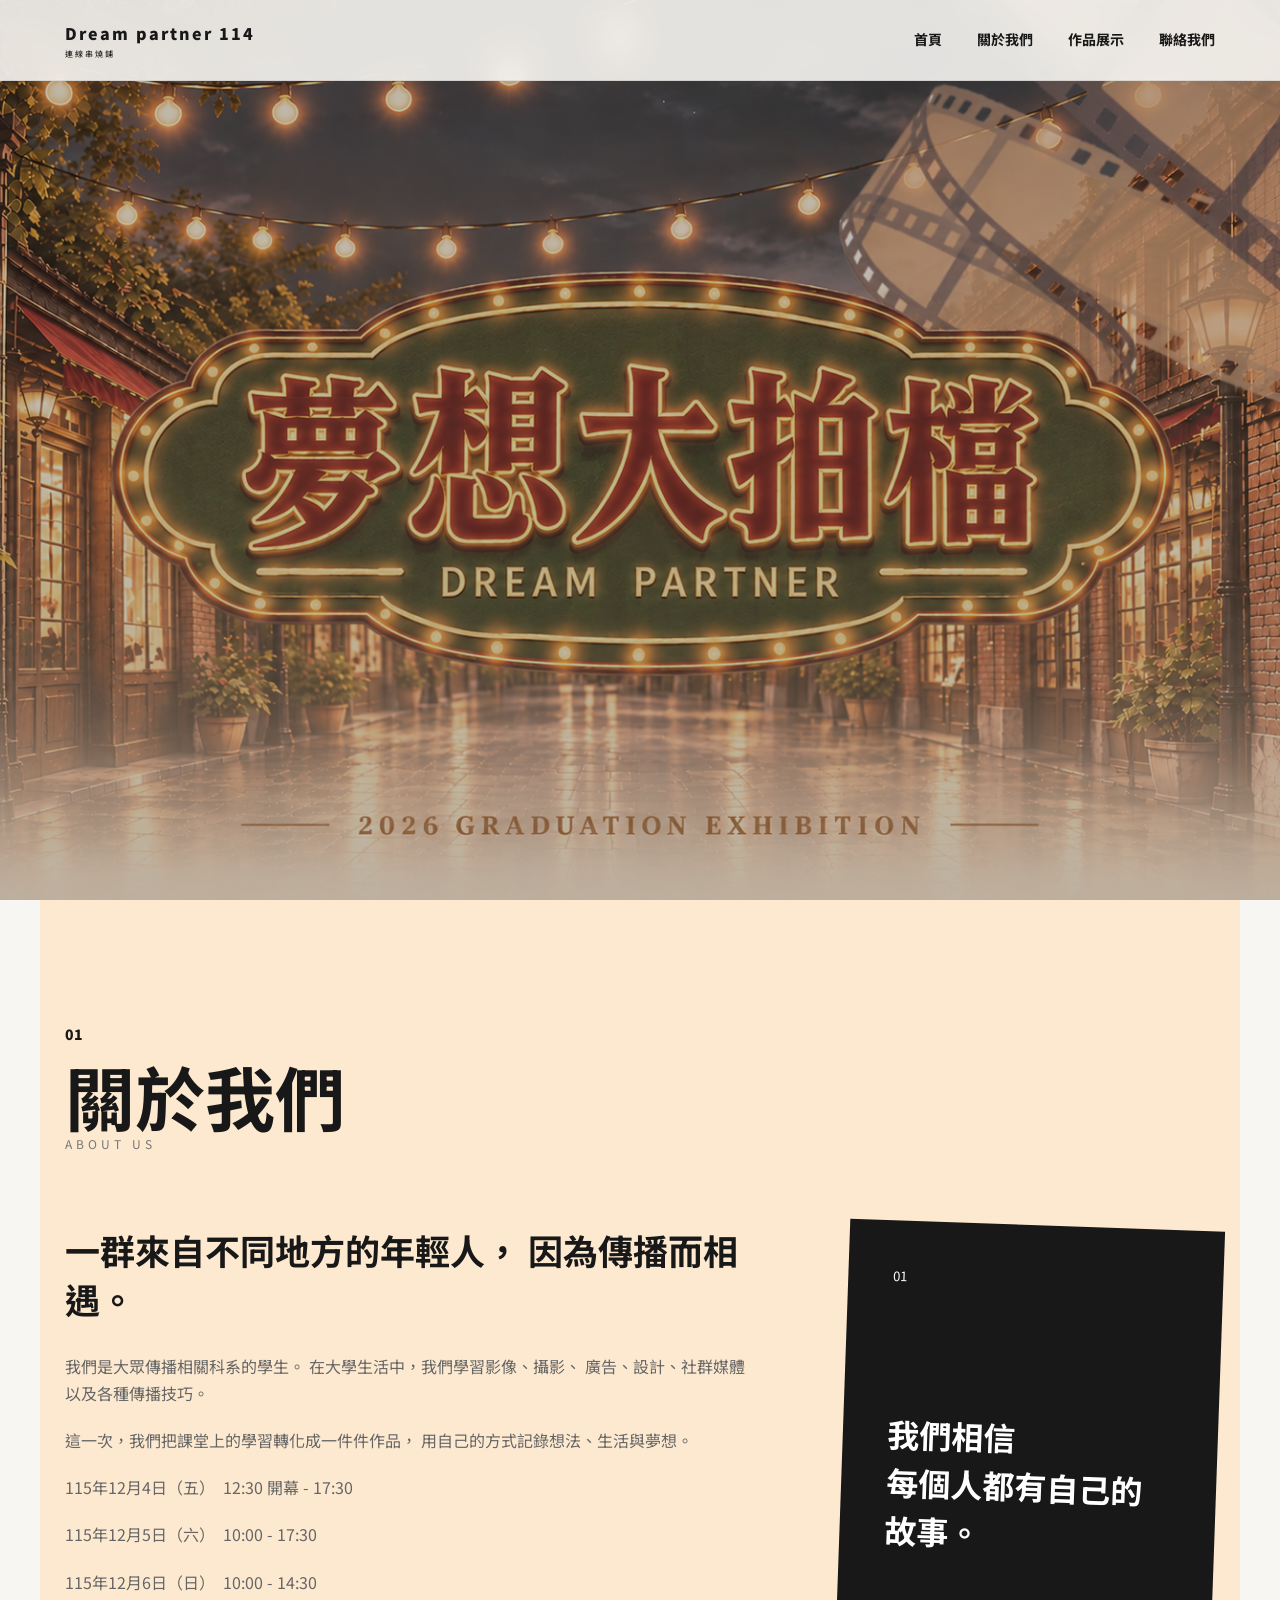
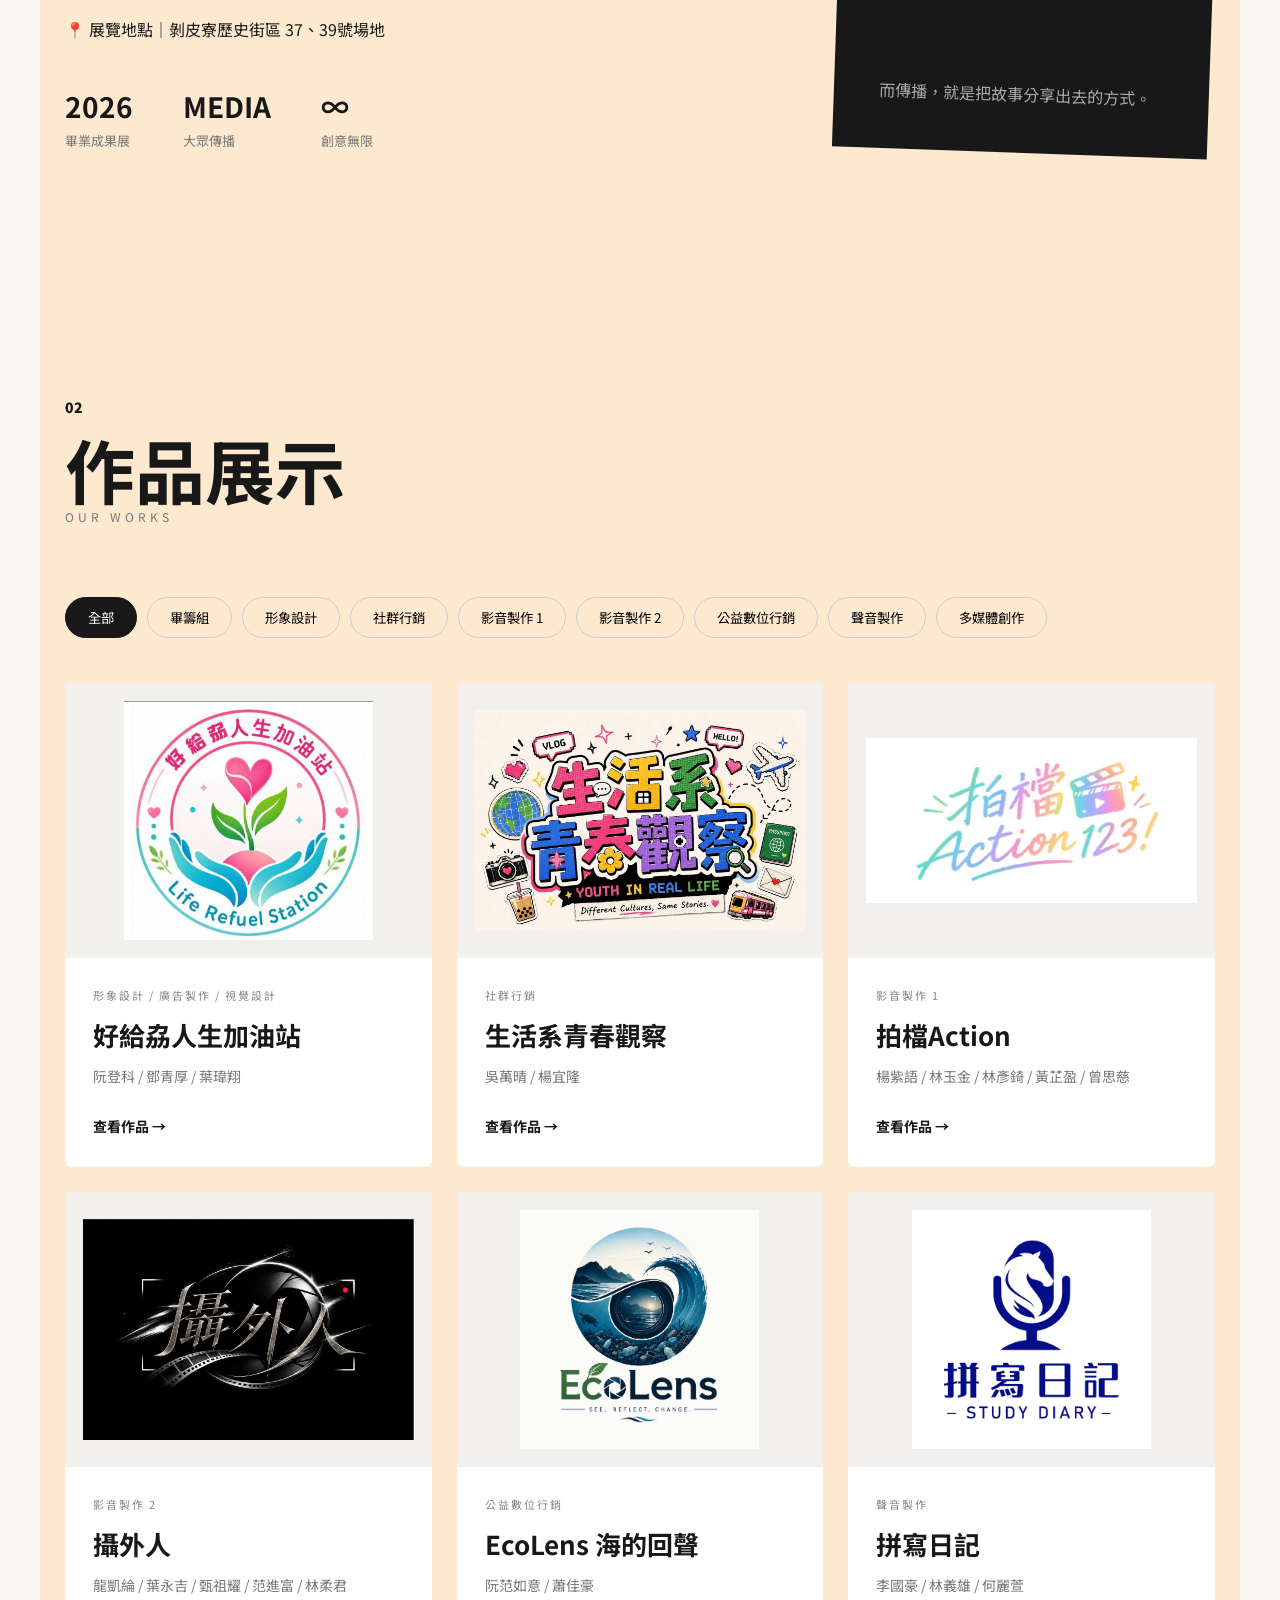
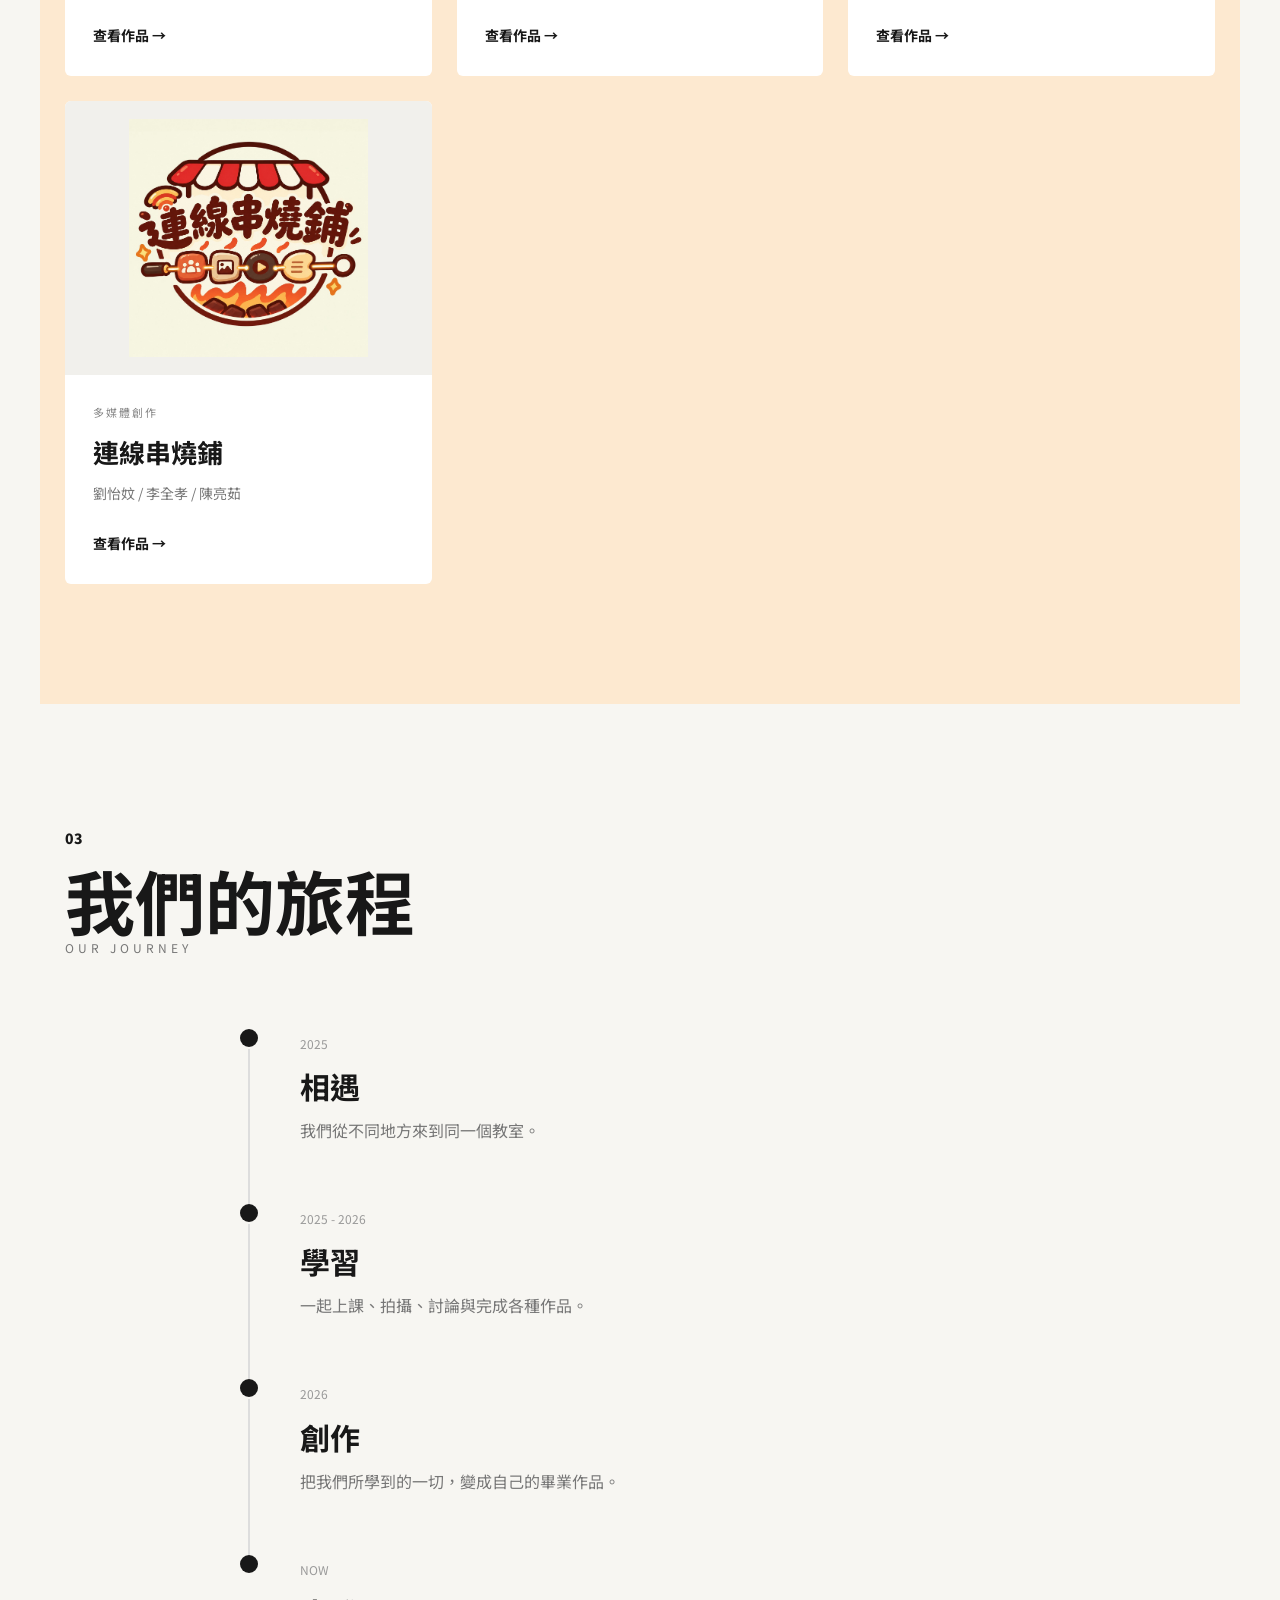
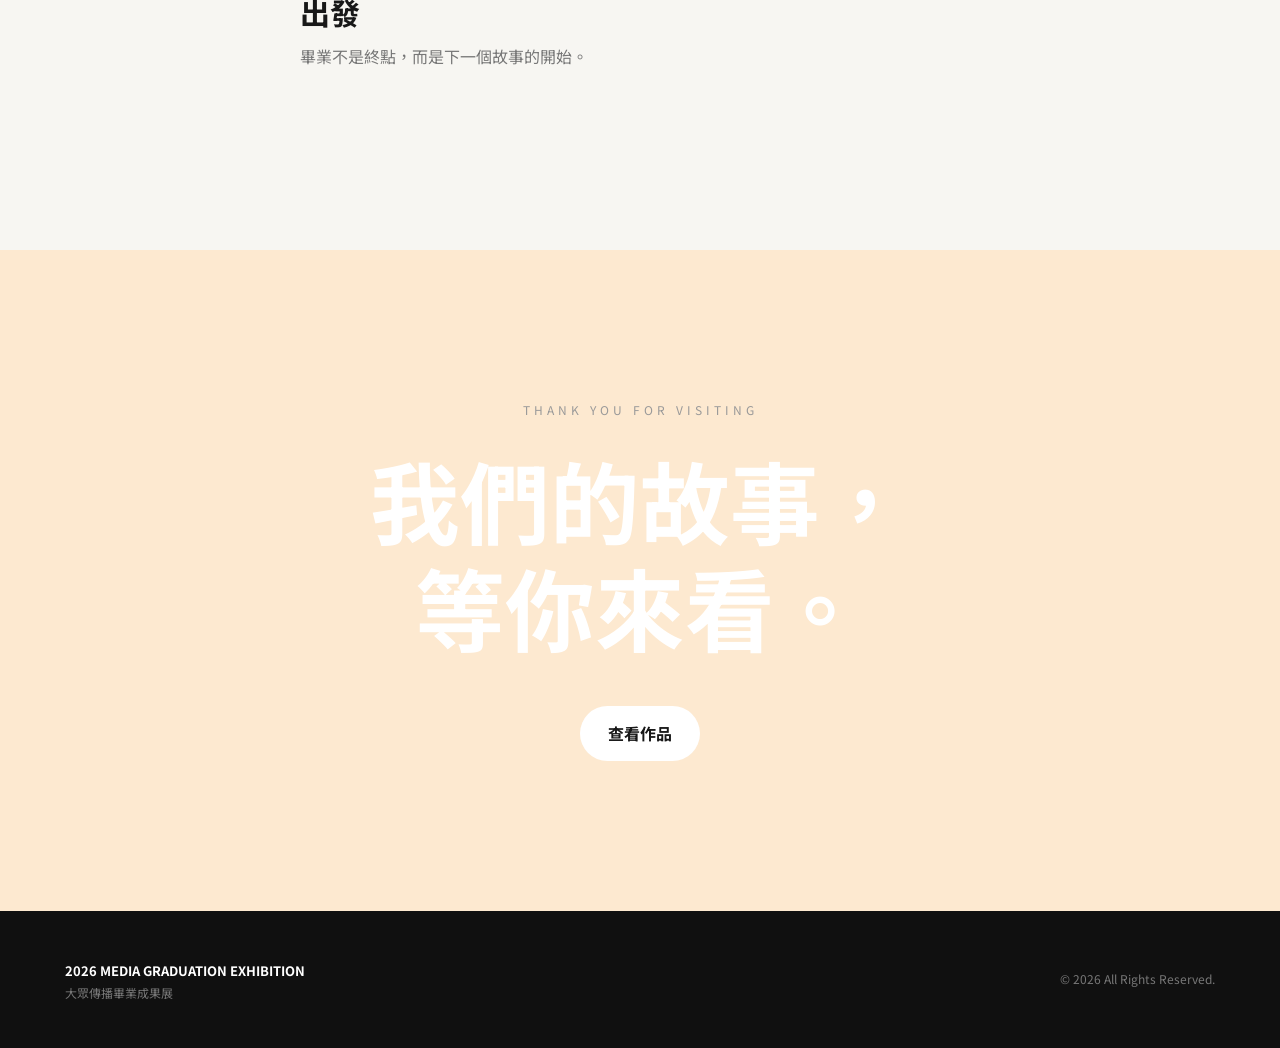
<file: index.html>
<!DOCTYPE html>
<html lang="zh-Hant">
<head>
    <meta charset="UTF-8">
    <meta name="viewport" content="width=device-width, initial-scale=1.0">

    <title>2026 畢業成果展｜大眾傳播</title>

    <link rel="stylesheet" href="style.css">

    <link rel="preconnect" href="https://fonts.googleapis.com">
    <link rel="preconnect" href="https://fonts.gstatic.com" crossorigin>
    <link href="https://fonts.googleapis.com/css2?family=Noto+Sans+TC:wght@400;500;700;900&display=swap" rel="stylesheet">
</head>

<body>

<!-- ================= HEADER ================= -->

<header class="header">
    <div class="nav-container">

        <div class="logo">
            <span class="logo-main">Dream partner 114</span>
            <span class="logo-sub">連線串燒鋪</span>
        </div>

        <nav class="nav">
            <a href="#home">首頁</a>
            <a href="#about">關於我們</a>
            <a href="#works">作品展示</a>
            <!-- <a href="#teams">團隊介紹</a> -->
            <a href="#contact">聯絡我們</a>
        </nav>

        <button class="menu-btn" id="menuBtn">
            ☰
        </button>

    </div>
</header>


<!-- ================= HERO ================= -->

<section class="hero" id="home">

    <div class="hero-content">

        <!-- <p class="hero-small">2026 GRADUATION EXHIBITION</p>

</a>
        <h1>
            夢想大拍檔<br>
            <span>Dream partner</span>
        </h1>

        <p class="hero-description">
            大眾傳播畢業成果展
            <br>
            用影像、文字與創意，記錄我們的大學時光。
        </p> -->

        <!-- <div class="hero-buttons">
            <a href="#works" class="btn primary">探索作品</a>
            <a href="#about" class="btn secondary">認識我們</a>
        </div> -->

    </div>

    <!-- <div class="hero-decoration">
        <div class="circle circle-1"></div>
        <div class="circle circle-2"></div>
        <div class="circle circle-3"></div>
    </div> -->

</section>


<!-- ================= ABOUT ================= -->

<section class="section about" id="about">

    <div class="section-title">
        <span>01</span>
        <h2>關於我們</h2>
        <p>ABOUT US</p>
    </div>

    <div class="about-grid">

        <div class="about-text">

            <h3>
                一群來自不同地方的年輕人，
                因為傳播而相遇。
            </h3>

            <p>
                我們是大眾傳播相關科系的學生。
                在大學生活中，我們學習影像、攝影、
                廣告、設計、社群媒體以及各種傳播技巧。
            </p>

            <p>
                這一次，我們把課堂上的學習轉化成一件件作品，
                用自己的方式記錄想法、生活與夢想。
                
            </p>
            <div class="event-schedule">
    <p>115年12月4日（五）　12:30 開幕 - 17:30</p>
    <p>115年12月5日（六）　10:00 - 17:30</p>
    <p>115年12月6日（日）　10:00 - 14:30</p>
</div>
            <!-- <p>
            115年12月4日（五） 12:30 開幕-17:30</p>
           <p> 115年12月5日（六） 10:00 - 17:30</p>
            <p>115年12月6日（日） 10:00 - 14:30
            </p> -->
<a href="https://maps.app.goo.gl/wUx9t1aSXcPmWmue7?g_st=il"
   target="_blank"
   class="map-link">
   📍 展覽地點｜剝皮寮歷史街區 37、39號場地 </a>
            <div class="info-list">

                <div>
                    <strong>2026</strong>
                    <span>畢業成果展</span>
                </div>

                <div>
                    <strong>MEDIA</strong>
                    <span>大眾傳播</span>
                </div>

                <div>
                    <strong>∞</strong>
                    <span>創意無限</span>
                
                </div>

            </div>

        </div>

        <div class="about-card">

            <div class="card-number">01</div>

            <h3>
                我們相信<br>
                每個人都有自己的故事。
            </h3>

            <p>
                而傳播，就是把故事分享出去的方式。
            </p>

        </div>

    </div>

</section>


<!-- ================= WORKS ================= -->

<section class="section works" id="works">

    <div class="section-title">
        <span>02</span>
        <h2>作品展示</h2>
        <p>OUR WORKS</p>
    </div>


    <!-- Filter -->

    <div class="filter-buttons">

        <button class="filter active" data-filter="all">
            全部
        </button>

        <button class="filter" data-filter="group">
            畢籌組
        </button>

        <button class="filter" data-filter="design">
            形象設計
        </button>

        <button class="filter" data-filter="social">
            社群行銷
        </button>

        <button class="filter" data-filter="video1">
            影音製作 1
        </button>

        <button class="filter" data-filter="video2">
            影音製作 2
        </button>

        <button class="filter" data-filter="public">
            公益數位行銷
        </button>

        <button class="filter" data-filter="audio">
            聲音製作
        </button>

        <button class="filter" data-filter="multimedia">
            多媒體創作
        </button>

    </div>


    <!-- Work Cards -->
    <div class="works-grid">

        <!-- GROUP 01 -->
        <!-- <article class="work-card" data-category="group">
            <div class="work-image">
                <img src="images/work01.jpg" alt="畢展整合行銷">
                <div class="work-number">01</div>
            </div>
            <div class="work-content">
                <span class="category">畢籌組</span>
                <h3>畢展整合行銷</h3>
                <p>陳宇涵 / 尹忠偉 / 陳玥伶</p>
                <a class="more-btn" href="lrs.html">查看作品 →</a>

            </div>
        </article> -->

        <!-- GROUP 02 -->
        <article class="work-card" data-category="design">
            <div class="work-image">
                <img src="images/work02.jpg" alt="好給劦人生加油站">
                <div class="work-number"></div>
            </div>
            <div class="work-content">
                <span class="category">形象設計 / 廣告製作 / 視覺設計</span>
                <h3>好給劦人生加油站</h3>
                <p>阮登科 / 鄧青厚 / 葉瑋翔</p>
                <a class="more-btn" href="n2.html">查看作品 →</a>
            </div>
        </article>

        <!-- GROUP 03 -->
        <article class="work-card" data-category="social">
            <div class="work-image">
                <img src="images/work05.jpg" alt="生活系青春觀察">
                <div class="work-number"></div>
            </div>
            <div class="work-content">
                <span class="category">社群行銷</span>
                <h3>生活系青春觀察</h3>
                <p>吳萬晴 / 楊宜隆</p>
                <a class="more-btn" href="n3.html">查看作品 →</a>
            </div>
        </article>

        <!-- GROUP 04 -->
        <article class="work-card" data-category="video1">
            <div class="work-image">
                <img src="images/work06.jpg" alt="拍檔Action">
                <div class="work-number"></div>
            </div>
            <div class="work-content">
                <span class="category">影音製作 1</span>
                <h3>拍檔Action</h3>
                <p>楊紫語 / 林玉金 / 林彥錡 / 黃芷盈 / 曾思慈</p>
                <a class="more-btn" href="n4.html">查看作品 →</a>
                <button class="more-btn"
                    onclick="showWork('拍檔Action', '影音製作 1', '這是第四組的畢業作品介紹。')">
                </button>
            </div>
        </article>

        <!-- GROUP 05 -->
        <article class="work-card" data-category="video2">
            <div class="work-image">
                <img src="images/work09.jpg" alt="攝外人">
                <div class="work-number"></div>
            </div>
            <div class="work-content">
                <span class="category">影音製作 2</span>
                <h3>攝外人</h3>
                <p>龍凱綸 / 葉永吉 / 甄祖耀 / 范進富 / 林柔君</p>
                 <a class="more-btn" href="n4.html">查看作品 →</a>
                <button class="more-btn"
                    onclick="showWork('攝外人', '影音製作 2', '這是第五組的畢業作品介紹。')">
                </button>
            </div>
        </article>

        <!-- GROUP 06 -->
        <article class="work-card" data-category="public">
            <div class="work-image">
                <img src="images/word10.jpg" alt="EcoLens 海的回聲">
                <div class="work-number"></div>
            </div>
            <div class="work-content">
                <span class="category">公益數位行銷</span>
                <h3>EcoLens 海的回聲</h3>
                <p>阮范如意 / 蕭佳豪</p>
                <a class="more-btn" href="n5.html">查看作品 →</a>
                <button class="more-btn"
                    onclick="showWork('EcoLens 海的回聲', '公益數位行銷', '這是第六組的畢業作品介紹。')">
                </button>
            </div>
        </article>

        <!-- GROUP 07 -->
        <article class="work-card" data-category="audio">
            <div class="work-image">
                <img src="images/work07.jpg" alt="拼寫日記">
                <div class="work-number"></div>
            </div>
            <div class="work-content">
                <span class="category">聲音製作</span>
                <h3>拼寫日記</h3>
                <p>李國豪 / 林義雄 / 何麗萱</p>
                <a class="more-btn" href="n6.html">查看作品 →</a>
                <button class="more-btn"
                    onclick="showWork('拼寫日記', '聲音製作', '這是第七組的畢業作品介紹。')">
                </button>
            </div>
        </article>

        <!-- GROUP 08 -->
        <article class="work-card" data-category="multimedia">
            <div class="work-image">
                <img src="images/work03.jpg" alt="連線串燒鋪">
                <div class="work-number"></div>
            </div>
            <div class="work-content">
                <span class="category">多媒體創作</span>
                <h3>連線串燒鋪</h3>
                <p>劉怡妏 / 李全孝 / 陳亮茹</p>
                <a class="more-btn" href="n7.html">查看作品 →</a>
                <button class="more-btn"
                    onclick="showWork('連線串燒鋪', '多媒體創作', '這是第八組的畢業作品介紹。')">
                </button>
            </div>
        </article>

    </div>

</section>


<!-- ================= TEAMS ================= -->

<!-- <section class="section teams" id="teams">

    <div class="section-title">
        <span>03</span>
        <h2>團隊介紹</h2>
        <p>OUR TEAMS</p>
    </div>


    <div class="teams-grid">


        <div class="team-card">

            <div class="team-avatar">
                A
            </div>

            <h3>
                Team A
            </h3>

            <p>
                影像創作組
            </p>

            <div class="members">
                成員：李全孝、鄧青厚、阮范如意
            </div>

        </div>


        <div class="team-card">

            <div class="team-avatar">
                B
            </div>

            <h3>
                Team B
            </h3>

            <p>
                視覺設計組
            </p>

            <div class="members">
                成員：同學 A、同學 B、同學 C
            </div>

        </div>


        <div class="team-card">

            <div class="team-avatar">
                C
            </div>

            <h3>
                Team C
            </h3>

            <p>
                社群企劃組
            </p>

            <div class="members">
                成員：同學 D、同學 E、同學 F
            </div>

        </div>


        <div class="team-card">

            <div class="team-avatar">
                D
            </div>

            <h3>
                Team D
            </h3>

            <p>
                攝影創作組
            </p>

            <div class="members">
                成員：同學 G、同學 H、同學 I
            </div>

        </div>

    </div>
     <div class="teams-grid">


        <div class="team-card">

            <div class="team-avatar">
                A
            </div>

            <h3>
                Team A
            </h3>

            <p>
                影像創作組
            </p>

            <div class="members">
                成員：李全孝、鄧青厚、阮范如意
            </div>

        </div>


        <div class="team-card">

            <div class="team-avatar">
                B
            </div>

            <h3>
                Team B
            </h3>

            <p>
                視覺設計組
            </p>

            <div class="members">
                成員：同學 A、同學 B、同學 C
            </div>

        </div>


        <div class="team-card">

            <div class="team-avatar">
                C
            </div>

            <h3>
                Team C
            </h3>

            <p>
                社群企劃組
            </p>

            <div class="members">
                成員：同學 D、同學 E、同學 F
            </div>

        </div>


        <div class="team-card">

            <div class="team-avatar">
                D
            </div>

            <h3>
                Team D
            </h3>

            <p>
                攝影創作組
            </p>

            <div class="members">
                成員：同學 G、同學 H、同學 I
            </div>

        </div>

    </div>


</section>
 -->

<!-- ================= TIMELINE ================= -->

<section class="section timeline-section">

    <div class="section-title">
        <span>03</span>
        <h2>我們的旅程</h2>
        <p>OUR JOURNEY</p>
    </div>


    <div class="timeline">

        <div class="timeline-item">

            <div class="timeline-dot"></div>

            <div class="timeline-content">

                <span>2025</span>

                <h3>
                    相遇
                </h3>

                <p>
                    我們從不同地方來到同一個教室。
                </p>

            </div>

        </div>


        <div class="timeline-item">

            <div class="timeline-dot"></div>

            <div class="timeline-content">

                <span>2025 - 2026</span>

                <h3>
                    學習
                </h3>

                <p>
                    一起上課、拍攝、討論與完成各種作品。
                </p>

            </div>

        </div>


        <div class="timeline-item">

            <div class="timeline-dot"></div>

            <div class="timeline-content">

                <span>2026</span>

                <h3>
                    創作
                </h3>

                <p>
                    把我們所學到的一切，變成自己的畢業作品。
                </p>

            </div>

        </div>


        <div class="timeline-item">

            <div class="timeline-dot"></div>

            <div class="timeline-content">

                <span>NOW</span>

                <h3>
                    出發
                </h3>

                <p>
                    畢業不是終點，而是下一個故事的開始。
                </p>

            </div>

        </div>

    </div>

</section>


<!-- ================= CONTACT ================= -->

<section class="contact" id="contact">

    <div class="contact-content">

        <p>
            THANK YOU FOR VISITING
        </p>

        <h2>
            我們的故事，<br>
            等你來看。
        </h2>

        <a href="#works" class="btn white">
            查看作品
        </a>

    </div>

</section>


<!-- ================= FOOTER ================= -->

<footer class="footer">

    <div>

        <strong>
            2026 MEDIA GRADUATION EXHIBITION
        </strong>

        <p>
            大眾傳播畢業成果展
        </p>

    </div>

    <div>
        <p>
            © 2026 All Rights Reserved.
        </p>
    </div>

</footer>


<!-- ================= MODAL ================= -->

<div class="modal" id="workModal">

    <div class="modal-box">

        <button class="close-modal" onclick="closeWork()">
            ×
        </button>

        <span id="modalCategory">
            類別
        </span>

        <h2 id="modalTitle">
            作品名稱
        </h2>

        <p id="modalDescription">
            作品介紹
        </p>

        <div class="modal-placeholder">
            作品圖片 / 影片可以放在這裡
        </div>

    </div>

</div>


<script src="script.js"></script>

</body>
</html>
</file>
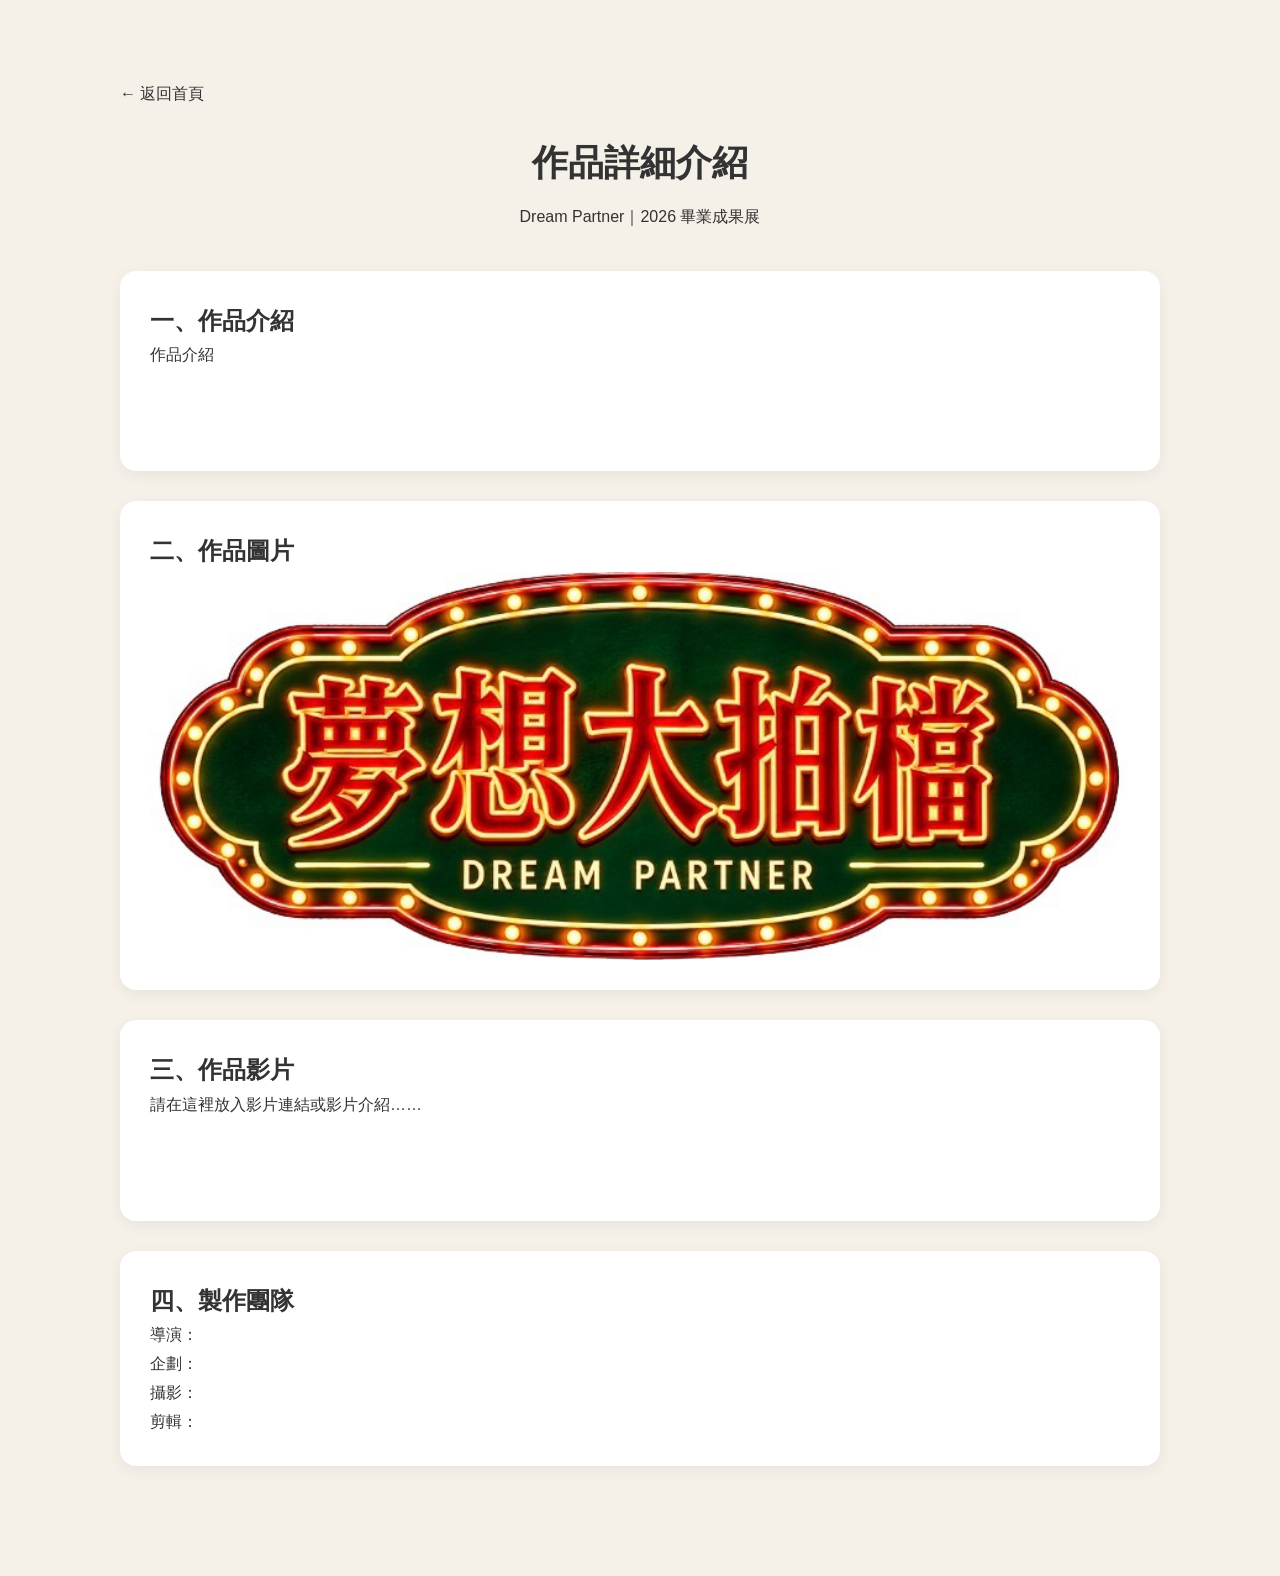
<file: lrs.html>
<!DOCTYPE html>
<html lang="zh-Hant">
<head>
    <meta charset="UTF-8">
    <meta name="viewport" content="width=device-width, initial-scale=1.0">
    <title>作品詳細介紹｜夢想大拍檔</title>

    <link rel="stylesheet" href="style.css">

    <style>
        body {
            margin: 0;
            font-family: Arial, sans-serif;
            background-color: #F5F0E8;
            color: #333;
        }

        .作品頁 {
            max-width: 1100px;
            margin: 50px auto;
            padding: 30px;
        }

        .返回按鈕 {
            display: inline-block;
            margin-bottom: 25px;
            text-decoration: none;
            color: #333;
        }

        .作品標題 {
            text-align: center;
            margin-bottom: 40px;
        }

        .作品標題 h1 {
            font-size: 36px;
            margin-bottom: 10px;
        }

        .內容框 {
            background: white;
            padding: 30px;
            margin-bottom: 30px;
            border-radius: 16px;
            box-shadow: 0 4px 15px rgba(0,0,0,0.06);
        }

        .圖片框 {
            width: 100%;
            min-height: 250px;
            background: #EAE5DC;
            border-radius: 12px;
            display: flex;
            justify-content: center;
            align-items: center;
            overflow: hidden;
        }

        .圖片框 img {
            width: 100%;
            height: auto;
            display: block;
        }

        .文字框 {
            min-height: 100px;
            line-height: 1.8;
        }

        @media (max-width: 600px) {
            .作品頁 {
                padding: 18px;
                margin: 20px auto;
            }

            .內容框 {
                padding: 18px;
            }
        }
    </style>
</head>

<body>

    <main class="作品頁">

        <!-- 返回首頁 -->
        <a class="返回按鈕" href="index.html">
            ← 返回首頁
        </a>

        <!-- 作品標題 -->
        <header class="作品標題">
            <h1>作品詳細介紹</h1>
            <p>Dream Partner｜2026 畢業成果展</p>
        </header>

        <!-- 區塊一：作品介紹 -->
        <section class="內容框">
            <h2>一、作品介紹</h2>

            <div class="文字框">
                <p>作品介紹</p>
            </div>
        </section>

        <!-- 區塊二：作品圖片 -->
        <section class="內容框">
            <h2>二、作品圖片</h2>

            <div class="圖片框">
                <!-- 將圖片放進 images 資料夾後，修改圖片路徑 -->
                <img src="images/work01.jpg"
                     alt="作品圖片">
            </div>
        </section>

        <!-- 區塊三：作品影片 -->
        <section class="內容框">
            <h2>三、作品影片</h2>

            <div class="文字框">
                <p>請在這裡放入影片連結或影片介紹……</p>
            </div>
        </section>

        <!-- 區塊四：製作團隊 -->
        <section class="內容框">
            <h2>四、製作團隊</h2>

            <div class="文字框">
                <p>導演：</p>
                <p>企劃：</p>
                <p>攝影：</p>
                <p>剪輯：</p>
            </div>
        </section>

    </main>

</body>
</html>
</file>
<file: style.css>
/* =========================
   BASIC
========================= */

* {
    margin: 0;
    padding: 0;
    box-sizing: border-box;
}

html {
    scroll-behavior: smooth;
}

body {
    font-family: "Noto Sans TC", sans-serif;
    background: #f7f6f2;
    color: #181818;
    line-height: 1.7;
}

a {
    text-decoration: none;
    color: inherit;
}

button {
    font-family: inherit;
}


/* =========================
   HEADER
========================= */

.header {
    position: fixed;
    width: 100%;
    top: 0;
    left: 0;
    z-index: 1000;
    background: rgba(247, 246, 242, 0.9);
    backdrop-filter: blur(15px);
    border-bottom: 1px solid rgba(0,0,0,0.08);
}

.nav-container {
    max-width: 1200px;
    height: 80px;
    margin: auto;

    display: flex;
    align-items: center;
    justify-content: space-between;

    padding: 0 25px;
}

.logo {
    display: flex;
    flex-direction: column;
}

.logo-main {
    font-size: 22x;
    font-weight: 900;
    letter-spacing: 2px;
}

.logo-sub {
    font-size: 8px;
    letter-spacing: 2px;
}

.nav {
    display: flex;
    gap: 35px;
}

.nav a {
    font-size: 14px;
    font-weight: 700;
    transition: 0.3s;
}

.nav a:hover {
    opacity: 0.5;
}

.menu-btn {
    display: none;
    border: none;
    background: none;
    font-size: 28px;
    cursor: pointer;
}


/* =========================
   HERO
========================= */

.hero {
    min-height: 100vh;
    position: relative;
    overflow: hidden;

    display: flex;
    align-items: center;

    padding: 120px 8%;
    background: #e9e7df;
}

.hero-content {
    position: relative;
    z-index: 2;
    max-width: 800px;
}

.hero-small {
    font-size: 13px;
    letter-spacing: 4px;
    font-weight: 700;
    margin-bottom: 25px;
}

.hero h1 {
    font-size: clamp(55px, 8vw, 110px);
    line-height: 1.05;
    font-weight: 900;
    letter-spacing: -4px;
}

.hero h1 span {
    -webkit-text-stroke: 2px #181818;
    color: transparent;
}

.hero-description {
    margin-top: 35px;
    font-size: 17px;
    color: #555;
}

.hero-buttons {
    display: flex;
    gap: 15px;
    margin-top: 40px;
}

.btn {
    display: inline-block;
    padding: 14px 28px;
    border-radius: 50px;
    font-weight: 700;
    transition: 0.3s;
}

.btn:hover {
    transform: translateY(-3px);
}

.primary {
    background: #181818;
    color: white;
}

.secondary {
    border: 1px solid #181818;
}

.white {
    background: white;
    color: #181818;
}

.hero-decoration {
    position: absolute;
    right: 5%;
    top: 15%;
    width: 500px;
    height: 500px;
}

.circle {
    position: absolute;
    border-radius: 50%;
}

.circle-1 {
    width: 350px;
    height: 350px;
    background: #d5d1c5;
    right: 0;
    top: 40px;
}

.circle-2 {
    width: 220px;
    height: 220px;
    background: #b8b4a8;
    right: 150px;
    top: 200px;
}

.circle-3 {
    width: 80px;
    height: 80px;
    background: #181818;
    right: 100px;
    top: 100px;
}


/* =========================
   SECTION
========================= */

.section {
    max-width: 1200px;
    margin: auto;
    padding: 120px 25px;
}

.section-title {
    margin-bottom: 70px;
}

.section-title span {
    font-size: 14px;
    font-weight: 900;
}

.section-title h2 {
    font-size: clamp(40px, 6vw, 70px);
    line-height: 1.1;
    margin-top: 10px;
}

.section-title p {
    letter-spacing: 4px;
    font-size: 12px;
    color: #777;
}


/* =========================
   ABOUT
========================= */

.about-grid {
    display: grid;
    grid-template-columns: 1.3fr 0.7fr;
    gap: 80px;
}

.about-text h3 {
    font-size: 35px;
    line-height: 1.4;
    margin-bottom: 30px;
}

.about-text p {
    color: #666;
    margin-bottom: 20px;
}

.info-list {
    display: flex;
    gap: 50px;
    margin-top: 40px;
}

.info-list div {
    display: flex;
    flex-direction: column;
}

.info-list strong {
    font-size: 28px;
}

.info-list span {
    font-size: 13px;
    color: #777;
}

.about-card {
    min-height: 400px;
    background: #181818;
    color: white;
    padding: 45px;

    display: flex;
    flex-direction: column;
    justify-content: space-between;

    transform: rotate(2deg);
}

.card-number {
    font-size: 13px;
}

.about-card h3 {
    font-size: 32px;
    line-height: 1.5;
}

.about-card p {
    color: #aaa;
}


/* =========================
   WORKS
========================= */

.works {
    background: #f7f6f2;
}

.filter-buttons {
    display: flex;
    flex-wrap: wrap;
    gap: 10px;
    margin-bottom: 45px;
}

.filter {
    border: 1px solid #ccc;
    background: transparent;

    padding: 10px 22px;

    border-radius: 50px;
    cursor: pointer;

    transition: 0.3s;
}

.filter:hover,
.filter.active {
    background: #181818;
    color: white;
    border-color: #181818;
}

.works-grid {
    display: grid;
    grid-template-columns: repeat(3, 1fr);
    gap: 25px;
}

.work-card {
    background: white;
    overflow: hidden;
    border-radius: 6px;

    display: flex;
    flex-direction: column;

    transition: 0.4s;
}

.work-card:hover {
    transform: translateY(-8px);
}

.work-image {
    width: 100%;
    aspect-ratio: 4 / 3;
    position: relative;
    overflow: hidden;
    background: #f1f0ec;

    display: flex;
    justify-content: center;
    align-items: center;
}

.work-image img {
    width: 100%;
    height: 100%;
    object-fit: contain;
    object-position: center;
    padding: 18px;
    display: block;
}

.image-1 {
    background: #d8d1c4;
}

.image-2 {
    background: #bcb8ad;
}

.image-3 {
    background: #d0d0cc;
}

.image-4 {
    background: #aaa89f;
}

.image-5 {
    background: #c9c4b9;
}

.image-6 {
    background: #dedbd3;
}

.work-number {
    position: absolute;
    top: 16px;
    left: 16px;
    z-index: 2;

    font-size: 13px;
    font-weight: 900;
}

.work-icon {
    font-size: 60px;
    opacity: 0.3;
}

.work-content {
    padding: 28px;

    display: flex;
    flex-direction: column;
    flex: 1;
}

.category {
    font-size: 11px;
    letter-spacing: 2px;
    color: #888;
}

.work-content h3 {
    font-size: 26px;
    margin: 8px 0;
}

.work-content p {
    color: #777;
    font-size: 14px;
    min-height: 50px;
}

.more-btn {
    margin-top: auto;
    padding: 0;
    align-self: flex-start;

    border: none;
    background: none;
    color: inherit;
    font-family: inherit;
    font-size: 14px;
    text-decoration: none;

    font-weight: 700;
    cursor: pointer;
}


/* =========================
   TEAMS
========================= */

.teams {
    background: #181818;
    color: white;
    max-width: none;
    padding-left: max(25px, calc((100% - 1150px) / 2));
    padding-right: max(25px, calc((100% - 1150px) / 2));
}

.teams .section-title p {
    color: #888;
}

.teams-grid {
    display: grid;
    grid-template-columns: repeat(4, 1fr);
    gap: 20px;
}

.team-card {
    border: 1px solid #333;
    padding: 35px;

    transition: 0.3s;
}

.team-card:hover {
    background: #252525;
    transform: translateY(-5px);
}

.team-avatar {
    width: 70px;
    height: 70px;

    border-radius: 50%;

    display: flex;
    justify-content: center;
    align-items: center;

    background: white;
    color: #181818;

    font-size: 25px;
    font-weight: 900;

    margin-bottom: 30px;
}

.team-card h3 {
    font-size: 24px;
}

.team-card p {
    color: #aaa;
}

.members {
    font-size: 12px;
    color: #777;
    margin-top: 25px;
}


/* =========================
   TIMELINE
========================= */

.timeline {
    max-width: 800px;
    margin: auto;
}

.timeline-item {
    display: grid;
    grid-template-columns: 30px 1fr;
    gap: 30px;

    position: relative;
    padding-bottom: 60px;
}

.timeline-item:not(:last-child)::after {
    content: "";

    position: absolute;

    left: 8px;
    top: 20px;
    bottom: 0;

    width: 2px;

    background: #ddd;
}

.timeline-dot {
    width: 18px;
    height: 18px;

    background: #181818;
    border-radius: 50%;

    position: relative;
    z-index: 2;
}

.timeline-content span {
    font-size: 12px;
    color: #999;
}

.timeline-content h3 {
    font-size: 30px;
    margin: 5px 0;
}

.timeline-content p {
    color: #777;
}


/* =========================
   CONTACT
========================= */

.contact {
    background: #181818;
    color: white;
    padding: 150px 25px;

    text-align: center;
}

.contact-content > p {
    font-size: 12px;
    letter-spacing: 4px;
    color: #999;
}

.contact h2 {
    font-size: clamp(45px, 7vw, 90px);
    line-height: 1.2;
    margin: 25px 0 45px;
}


/* =========================
   FOOTER
========================= */

.footer {
    background: #101010;
    color: white;

    padding: 45px max(25px, calc((100% - 1150px) / 2));

    display: flex;
    justify-content: space-between;
    align-items: center;
}

.footer strong {
    font-size: 13px;
}

.footer p {
    color: #777;
    font-size: 12px;
}


/* =========================
   MODAL
========================= */

.modal {
    display: none;

    position: fixed;
    inset: 0;

    background: rgba(0,0,0,0.7);

    z-index: 2000;

    justify-content: center;
    align-items: center;

    padding: 25px;
}

.modal.show {
    display: flex;
}

.modal-box {
    background: white;

    width: min(700px, 100%);

    padding: 50px;

    position: relative;
}

.close-modal {
    position: absolute;
    top: 15px;
    right: 20px;

    border: none;
    background: none;

    font-size: 35px;

    cursor: pointer;
}

#modalCategory {
    font-size: 12px;
    letter-spacing: 2px;
    color: #777;
}

#modalTitle {
    font-size: 40px;
    margin: 10px 0;
}

#modalDescription {
    color: #666;
}

.modal-placeholder {
    margin-top: 30px;

    height: 220px;

    background: #eee;

    display: flex;
    align-items: center;
    justify-content: center;

    color: #999;
}


/* =========================
   RESPONSIVE
========================= */

@media (max-width: 900px) {

    .nav {
        display: none;

        position: absolute;

        top: 80px;
        left: 0;

        width: 100%;

        background: #f1f1ee;

        flex-direction: column;

        padding: 25px;

        gap: 20px;
    }

    .nav.active {
        display: flex;
    }

    .menu-btn {
        display: block;
    }

    .hero-decoration {
        opacity: 0.4;
        right: -150px;
    }

    .about-grid {
        grid-template-columns: 1fr;
    }

    .works-grid {
        grid-template-columns: repeat(2, 1fr);
    }

    .teams-grid {
        grid-template-columns: repeat(2, 1fr);
    }

}


@media (max-width: 600px) {

    .hero {
        padding: 120px 25px;
    }

    .hero h1 {
        font-size: 55px;
    }

    .hero-decoration {
        display: none;
    }

    .section {
        padding: 80px 20px;
    }

    .section-title {
        margin-bottom: 45px;
    }

    .about-text h3 {
        font-size: 28px;
    }

    .info-list {
        gap: 25px;
    }

    .works-grid {
        grid-template-columns: 1fr;
    }

    .teams-grid {
        grid-template-columns: 1fr;
    }

    .footer {
        flex-direction: column;
        gap: 20px;
        align-items: flex-start;
    }

    .modal-box {
        padding: 35px 25px;
    }
    
/* Hình nền toàn bộ trang web */
body {
    background-image: url("images/trangchu.png");
    background-size: cover;
    background-position: center;
    background-repeat: no-repeat;
    background-attachment: fixed;
}


}

/* Hình nền phần trang chủ */
#home {
    background-image:
        linear-gradient(
            rgba(0, 0, 0, 0.25),
            rgba(0, 0, 0, 0.25)
        ),
        url("images/trangchu.png");

    background-size: cover;
    background-position: center;
    background-repeat: no-repeat; 

.map-link {
    display: block;
    margin-top: 10px;
    color: #777;
    font-size: 30px;
    text-decoration: none;
    transition: 0.3s;
}

.map-link:hover {
    color: #070707;
    text-decoration: underline;
}

.event-schedule {
    font-size: 20px;
    line-height: 1.8;
    color: #4a1615bf;
}

.event-schedule p {
    margin-bottom: 12px;
}
}

/* 1. Trang chủ - màu kem */
#home {
    background-color: #FDE9D0;
}

/* 2. Giới thiệu - màu xanh nhạt */
#about {
    background-color: #FDE9D0;
}

/* 3. Trưng bày tác phẩm - màu hồng nhạt */
#works {
    background-color: #FDE9D0;
}

/* 4. Giới thiệu nhóm - màu tím nhạt */
#teams {
    background-color: #FDE9D0;
}

/* 5. Liên hệ - màu vàng nhạt */
#contact {
    background-color: #FDE9D0;
}
</file>
